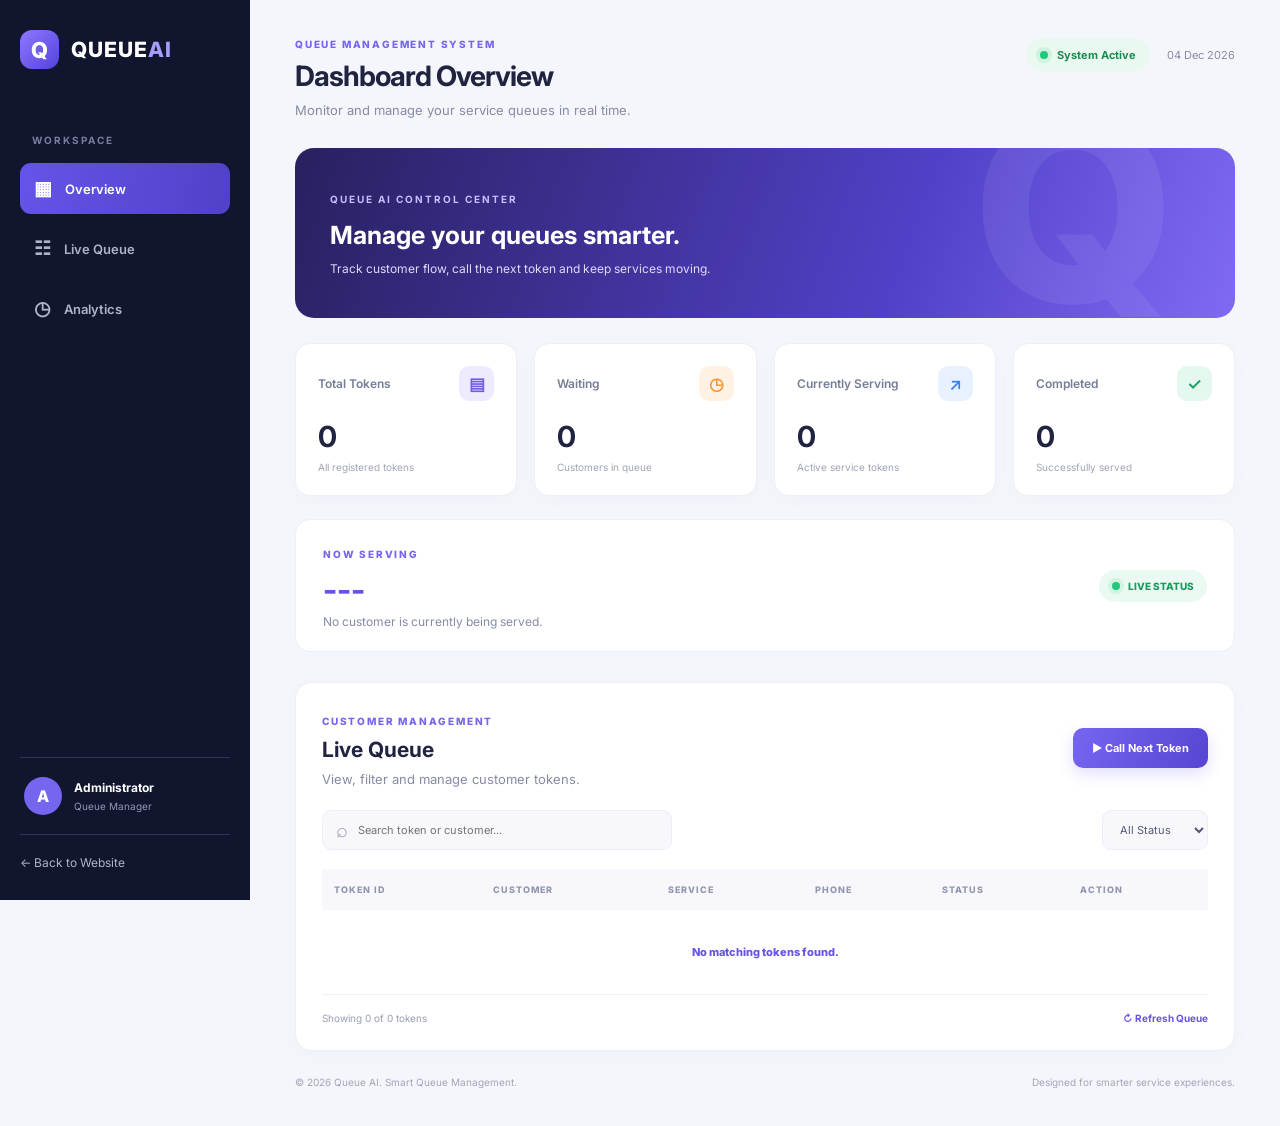
<file: dashboard.html>
<!DOCTYPE html>
<html lang="en">
<head>
    <meta charset="UTF-8">
    <meta name="viewport" content="width=device-width, initial-scale=1.0">
    <title>Queue AI | Admin Dashboard</title>
    <link rel="stylesheet" href="dashboard.css">
    <link rel="preconnect" href="https://fonts.googleapis.com">
    <link rel="preconnect" href="https://fonts.gstatic.com" crossorigin>
    <link href="https://fonts.googleapis.com/css2?family=Inter:wght@400;500;600;700;800&display=swap" rel="stylesheet">
</head>
<body>

<div class="dashboard-layout">

    <!-- SIDEBAR -->
    <aside class="sidebar">
        <a href="index.html" class="brand">
            <span class="brand-icon">Q</span>
            <span>QUEUE<span class="brand-highlight">AI</span></span>
        </a>

        <div class="sidebar-label">WORKSPACE</div>

        <nav class="sidebar-nav">
            <a href="dashboard.html" class="nav-link active">
                <span>▦</span> Overview
            </a>
            <a href="#queue-section" class="nav-link">
                <span>☷</span> Live Queue
            </a>
            <a href="#analytics-section" class="nav-link">
                <span>◷</span> Analytics
            </a>
        </nav>

        <div class="sidebar-bottom">
            <div class="admin-card">
                <div class="admin-avatar">A</div>
                <div>
                    <strong>Administrator</strong>
                    <small>Queue Manager</small>
                </div>
            </div>
            <a href="index.html" class="back-link">← Back to Website</a>
        </div>
    </aside>

    <!-- MAIN CONTENT -->
    <main class="main-content">

        <header class="topbar">
            <div>
                <div class="eyebrow">QUEUE MANAGEMENT SYSTEM</div>
                <h1>Dashboard Overview</h1>
                <p>Monitor and manage your service queues in real time.</p>
            </div>

            <div class="topbar-right">
                <div class="live-indicator">
                    <span class="live-dot"></span> System Active
                </div>
                <div class="date-display" id="currentDate"></div>
            </div>
        </header>

        <!-- WELCOME BANNER -->
        <section class="welcome-banner">
            <div>
                <span class="banner-tag">QUEUE AI CONTROL CENTER</span>
                <h2>Manage your queues smarter.</h2>
                <p>Track customer flow, call the next token and keep services moving.</p>
            </div>
            <div class="banner-decoration">Q</div>
        </section>

        <!-- STATISTICS -->
        <section class="stats-grid" id="analytics-section">

            <article class="stat-card">
                <div class="stat-top">
                    <span>Total Tokens</span>
                    <span class="stat-icon purple">▤</span>
                </div>
                <h2 id="totalTokens">0</h2>
                <p>All registered tokens</p>
            </article>

            <article class="stat-card">
                <div class="stat-top">
                    <span>Waiting</span>
                    <span class="stat-icon orange">◷</span>
                </div>
                <h2 id="waitingCount">0</h2>
                <p>Customers in queue</p>
            </article>

            <article class="stat-card">
                <div class="stat-top">
                    <span>Currently Serving</span>
                    <span class="stat-icon blue">↗</span>
                </div>
                <h2 id="servingCount">0</h2>
                <p>Active service tokens</p>
            </article>

            <article class="stat-card">
                <div class="stat-top">
                    <span>Completed</span>
                    <span class="stat-icon green">✓</span>
                </div>
                <h2 id="completedCount">0</h2>
                <p>Successfully served</p>
            </article>

        </section>

        <!-- CURRENTLY SERVING -->
        <section class="current-serving-card">
            <div>
                <span class="section-kicker">NOW SERVING</span>
                <h2 id="currentToken">---</h2>
                <p id="currentCustomer">No customer is currently being served.</p>
            </div>
            <div class="serving-status">
                <span class="live-dot"></span> LIVE STATUS
            </div>
        </section>

        <!-- QUEUE MANAGEMENT -->
        <section class="queue-section" id="queue-section">

            <div class="section-heading">
                <div>
                    <span class="section-kicker">CUSTOMER MANAGEMENT</span>
                    <h2>Live Queue</h2>
                    <p>View, filter and manage customer tokens.</p>
                </div>

                <button class="primary-button" id="callNextBtn">
                    <span>▶</span> Call Next Token
                </button>
            </div>

            <div class="queue-toolbar">
                <div class="search-box">
                    <span>⌕</span>
                    <input type="text" id="searchInput" placeholder="Search token or customer...">
                </div>

                <select id="statusFilter">
                    <option value="All">All Status</option>
                    <option value="Waiting">Waiting</option>
                    <option value="Serving">Serving</option>
                    <option value="Completed">Completed</option>
                </select>
            </div>

            <div class="table-wrapper">
                <table>
                    <thead>
                        <tr>
                            <th>TOKEN ID</th>
                            <th>CUSTOMER</th>
                            <th>SERVICE</th>
                            <th>PHONE</th>
                            <th>STATUS</th>
                            <th>ACTION</th>
                        </tr>
                    </thead>
                    <tbody id="queueTableBody">
                        <tr>
                            <td colspan="6" class="empty-state">
                                No tokens available yet. Create a token from the home page.
                            </td>
                        </tr>
                    </tbody>
                </table>
            </div>

            <div class="table-footer">
                <span id="resultCount">Showing 0 tokens</span>
                <button class="text-button" id="refreshBtn">↻ Refresh Queue</button>
            </div>

        </section>

        <footer class="dashboard-footer">
            <span>© 2026 Queue AI. Smart Queue Management.</span>
            <span>Designed for smarter service experiences.</span>
        </footer>

    </main>
</div>

<div class="toast" id="toast"></div>

<script src="dashboard.js"></script>
</body>
</html>
</file>
<file: dashboard.css>
@import url('https://fonts.googleapis.com/css2?family=Inter:wght@400;500;600;700;800&display=swap');

:root {
    --bg: #f5f6fc;
    --surface: #ffffff;
    --navy: #11152d;
    --text: #202440;
    --muted: #858ba5;
    --purple: #7565ef;
    --border: #eceefa;
}

* {
    margin: 0;
    padding: 0;
    box-sizing: border-box;
}

body {
    font-family: 'Inter', sans-serif;
    background: var(--bg);
    color: var(--text);
}

button, input, select {
    font: inherit;
}

.dashboard-layout {
    min-height: 100vh;
}

/* SIDEBAR */

.sidebar {
    width: 250px;
    background: var(--navy);
    color: white;
    position: fixed;
    inset: 0 auto 0 0;
    padding: 30px 20px;
    display: flex;
    flex-direction: column;
    z-index: 10;
}

.brand {
    display: flex;
    align-items: center;
    gap: 12px;
    color: white;
    font-size: 21px;
    font-weight: 800;
    letter-spacing: 1px;
    text-decoration: none;
    margin-bottom: 65px;
}

.brand-icon {
    width: 39px;
    height: 39px;
    display: grid;
    place-items: center;
    background: linear-gradient(135deg, #8c78ff, #5542dc);
    border-radius: 12px;
    font-size: 22px;
}

.brand-highlight {
    color: #a99cff;
}

.sidebar-label {
    color: #777e9e;
    font-size: 10px;
    font-weight: 700;
    letter-spacing: 2px;
    margin: 0 0 17px 12px;
}

.sidebar-nav {
    display: grid;
    gap: 9px;
}

.nav-link {
    display: flex;
    align-items: center;
    gap: 13px;
    padding: 14px;
    border-radius: 11px;
    color: #aeb3ca;
    font-size: 13px;
    font-weight: 600;
    text-decoration: none;
    transition: .25s;
}

.nav-link span {
    font-size: 19px;
}

.nav-link:hover,
.nav-link.active {
    background: linear-gradient(100deg, #6554e8, #5141c8);
    color: white;
}

.sidebar-bottom {
    margin-top: auto;
}

.admin-card {
    display: flex;
    align-items: center;
    gap: 12px;
    border-top: 1px solid #303550;
    border-bottom: 1px solid #303550;
    padding: 19px 4px;
}

.admin-avatar {
    width: 38px;
    height: 38px;
    display: grid;
    place-items: center;
    border-radius: 50%;
    background: #7565ef;
    font-weight: 800;
}

.admin-card strong,
.admin-card small {
    display: block;
}

.admin-card strong {
    font-size: 12px;
}

.admin-card small {
    color: #9299b3;
    font-size: 10px;
    margin-top: 5px;
}

.back-link {
    display: block;
    margin-top: 20px;
    color: #aeb3ca;
    text-decoration: none;
    font-size: 12px;
}

/* MAIN */

.main-content {
    margin-left: 250px;
    padding: 38px 45px;
    max-width: 1700px;
}

.topbar {
    display: flex;
    justify-content: space-between;
    align-items: flex-start;
    gap: 20px;
    margin-bottom: 30px;
}

.eyebrow,
.section-kicker {
    color: var(--purple);
    font-size: 10px;
    font-weight: 800;
    letter-spacing: 1.8px;
}

.topbar h1 {
    font-size: 28px;
    margin-top: 9px;
    letter-spacing: -1px;
}

.topbar p,
.section-heading p {
    color: var(--muted);
    font-size: 13px;
    margin-top: 9px;
}

.topbar-right {
    display: flex;
    align-items: center;
    gap: 17px;
    flex-wrap: wrap;
}

.live-indicator {
    background: #e9f9f0;
    color: #198c54;
    border-radius: 30px;
    padding: 10px 14px;
    font-size: 11px;
    font-weight: 700;
}

.live-dot {
    display: inline-block;
    width: 8px;
    height: 8px;
    background: #21c77a;
    border-radius: 50%;
    margin-right: 6px;
    box-shadow: 0 0 0 4px #21c77a20;
}

.date-display {
    color: var(--muted);
    font-size: 11px;
}

/* WELCOME BANNER */

.welcome-banner {
    min-height: 170px;
    border-radius: 19px;
    padding: 30px 35px;
    background: linear-gradient(110deg, #29205f, #5141c8 65%, #806af4);
    color: white;
    position: relative;
    overflow: hidden;
    display: flex;
    align-items: center;
    margin-bottom: 25px;
}

.banner-tag {
    color: #c6bdff;
    font-size: 10px;
    letter-spacing: 2px;
    font-weight: 700;
}

.welcome-banner h2 {
    font-size: 25px;
    margin: 13px 0 9px;
}

.welcome-banner p {
    font-size: 12px;
    color: #ded9ff;
    line-height: 1.6;
}

.banner-decoration {
    position: absolute;
    right: 65px;
    top: -70px;
    font-size: 260px;
    font-weight: 800;
    color: #ffffff12;
    line-height: 1;
}

/* STAT CARDS */

.stats-grid {
    display: grid;
    grid-template-columns: repeat(4, 1fr);
    gap: 17px;
    margin-bottom: 23px;
}

.stat-card {
    background: var(--surface);
    padding: 22px;
    border: 1px solid var(--border);
    border-radius: 15px;
    box-shadow: 0 5px 20px #20244006;
}

.stat-top {
    display: flex;
    justify-content: space-between;
    align-items: center;
    color: #777d97;
    font-size: 12px;
    font-weight: 600;
}

.stat-icon {
    width: 35px;
    height: 35px;
    display: grid;
    place-items: center;
    border-radius: 10px;
    font-size: 17px;
}

.purple { background: #eeeaff; color: #725ce9; }
.orange { background: #fff2e4; color: #f29a38; }
.blue { background: #e8f1ff; color: #3982ed; }
.green { background: #e5f8ef; color: #20a36a; }

.stat-card h2 {
    font-size: 29px;
    margin-top: 18px;
}

.stat-card p {
    color: #a0a4b7;
    font-size: 10px;
    margin-top: 7px;
}

/* CURRENTLY SERVING */

.current-serving-card {
    background: white;
    border: 1px solid var(--border);
    border-radius: 15px;
    padding: 22px 27px;
    display: flex;
    justify-content: space-between;
    align-items: center;
    margin-bottom: 30px;
}

.current-serving-card h2 {
    color: #6653e5;
    font-size: 32px;
    margin-top: 8px;
}

.current-serving-card p {
    font-size: 12px;
    color: var(--muted);
    margin-top: 5px;
}

.serving-status {
    color: #1b9a60;
    background: #eaf9f1;
    padding: 10px 13px;
    border-radius: 25px;
    font-size: 10px;
    font-weight: 800;
}

/* QUEUE TABLE */

.queue-section {
    background: white;
    border: 1px solid var(--border);
    border-radius: 17px;
    padding: 26px;
    box-shadow: 0 5px 20px #20244006;
}

.section-heading {
    display: flex;
    justify-content: space-between;
    align-items: center;
    gap: 15px;
    margin-bottom: 23px;
}

.section-heading h2 {
    font-size: 21px;
    margin-top: 8px;
}

.primary-button {
    border: none;
    background: linear-gradient(110deg, #7565ef, #5745d4);
    color: white;
    padding: 13px 19px;
    border-radius: 10px;
    font-size: 11px;
    font-weight: 700;
    cursor: pointer;
    box-shadow: 0 6px 15px #7565ef35;
    transition: .2s;
}

.primary-button:hover {
    transform: translateY(-2px);
    box-shadow: 0 9px 20px #7565ef45;
}

.queue-toolbar {
    display: flex;
    justify-content: space-between;
    gap: 13px;
    margin-bottom: 19px;
}

.search-box {
    display: flex;
    align-items: center;
    gap: 10px;
    background: #f7f7fc;
    border: 1px solid var(--border);
    border-radius: 9px;
    padding: 0 13px;
    flex: 1;
    max-width: 350px;
}

.search-box span {
    font-size: 20px;
    color: #969bb1;
}

.search-box input {
    border: none;
    outline: none;
    background: transparent;
    padding: 12px 0;
    width: 100%;
    font-size: 11px;
}

.queue-toolbar select {
    border: 1px solid var(--border);
    border-radius: 9px;
    padding: 11px 13px;
    background: #f7f7fc;
    color: #555b75;
    outline: none;
    font-size: 11px;
}

.table-wrapper {
    width: 100%;
    overflow-x: auto;
}

table {
    border-collapse: collapse;
    width: 100%;
    min-width: 700px;
}

thead {
    background: #f8f8fc;
}

th {
    color: #9297ae;
    font-size: 9px;
    letter-spacing: 1px;
    text-align: left;
    padding: 15px 12px;
    font-weight: 800;
}

td {
    padding: 16px 12px;
    border-bottom: 1px solid #f0f0f7;
    font-size: 11px;
    color: #626781;
}

td:first-child {
    color: #6654e6;
    font-weight: 800;
}

.status-badge {
    display: inline-block;
    border-radius: 20px;
    padding: 6px 10px;
    font-size: 9px;
    font-weight: 800;
}

.status-waiting {
    color: #d78623;
    background: #fff3df;
}

.status-serving {
    color: #3979d9;
    background: #eaf2ff;
}

.status-completed {
    color: #19935c;
    background: #e6f8ef;
}

.action-button {
    border: none;
    border-radius: 7px;
    padding: 8px 11px;
    background: #eeeaff;
    color: #6654df;
    font-size: 10px;
    font-weight: 700;
    cursor: pointer;
}

.action-button:hover {
    background: #ddd7ff;
}

.action-button:disabled {
    opacity: .5;
    cursor: not-allowed;
}

.empty-state {
    text-align: center;
    padding: 35px;
    color: #999db0;
}

.table-footer {
    display: flex;
    justify-content: space-between;
    align-items: center;
    margin-top: 17px;
    color: #999db0;
    font-size: 10px;
}

.text-button {
    border: none;
    background: none;
    color: #6856e6;
    font-weight: 700;
    cursor: pointer;
    font-size: 10px;
}

.dashboard-footer {
    display: flex;
    justify-content: space-between;
    gap: 12px;
    margin-top: 25px;
    color: #a0a4b6;
    font-size: 10px;
}

/* TOAST */

.toast {
    position: fixed;
    bottom: 25px;
    right: 25px;
    background: #202440;
    color: white;
    padding: 14px 20px;
    border-radius: 10px;
    font-size: 12px;
    opacity: 0;
    transform: translateY(15px);
    pointer-events: none;
    transition: .3s;
    z-index: 30;
}

.toast.show {
    opacity: 1;
    transform: translateY(0);
}

/* RESPONSIVE */

@media (max-width: 1100px) {
    .main-content {
        padding: 30px 25px;
    }

    .stats-grid {
        grid-template-columns: repeat(2, 1fr);
    }
}

@media (max-width: 760px) {
    .sidebar {
        position: relative;
        width: 100%;
        padding: 15px 20px;
    }

    .brand {
        margin-bottom: 15px;
    }

    .sidebar-label,
    .sidebar-bottom {
        display: none;
    }

    .sidebar-nav {
        display: flex;
        flex-wrap: wrap;
    }

    .nav-link {
        padding: 10px;
        font-size: 11px;
    }

    .main-content {
        margin-left: 0;
        padding: 25px 15px;
    }

    .topbar,
    .section-heading {
        flex-direction: column;
        align-items: flex-start;
    }

    .topbar-right {
        justify-content: flex-start;
    }

    .welcome-banner {
        padding: 25px;
    }

    .banner-decoration {
        right: -5px;
        font-size: 170px;
    }

    .stats-grid {
        gap: 10px;
    }

    .stat-card {
        padding: 16px;
    }

    .stat-card h2 {
        font-size: 24px;
    }

    .current-serving-card {
        gap: 15px;
        align-items: flex-start;
        flex-direction: column;
    }

    .queue-section {
        padding: 17px;
    }

    .queue-toolbar {
        flex-direction: column;
    }

    .search-box {
        max-width: none;
    }

    .dashboard-footer {
        flex-direction: column;
    }
}

@media (max-width: 400px) {
    .stats-grid {
        grid-template-columns: 1fr;
    }

    .welcome-banner h2 {
        font-size: 21px;
    }
}
</file>
